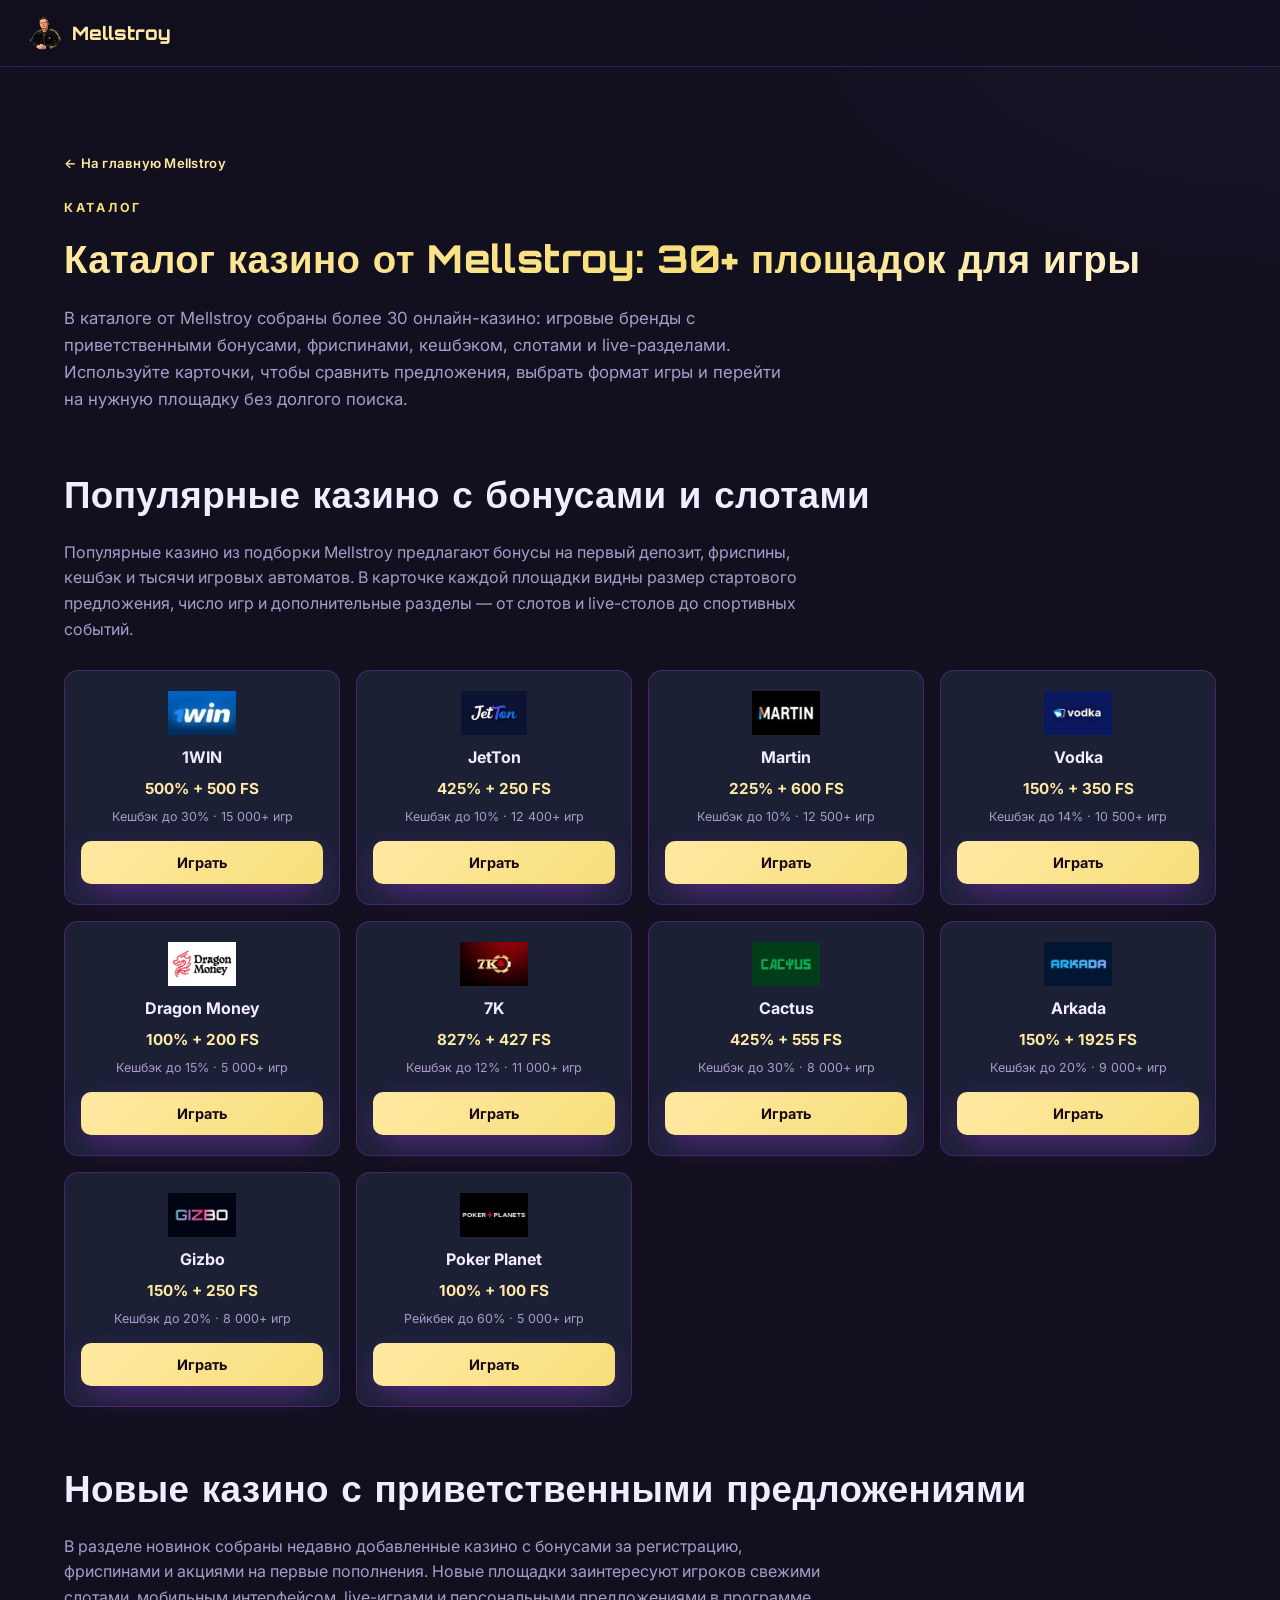
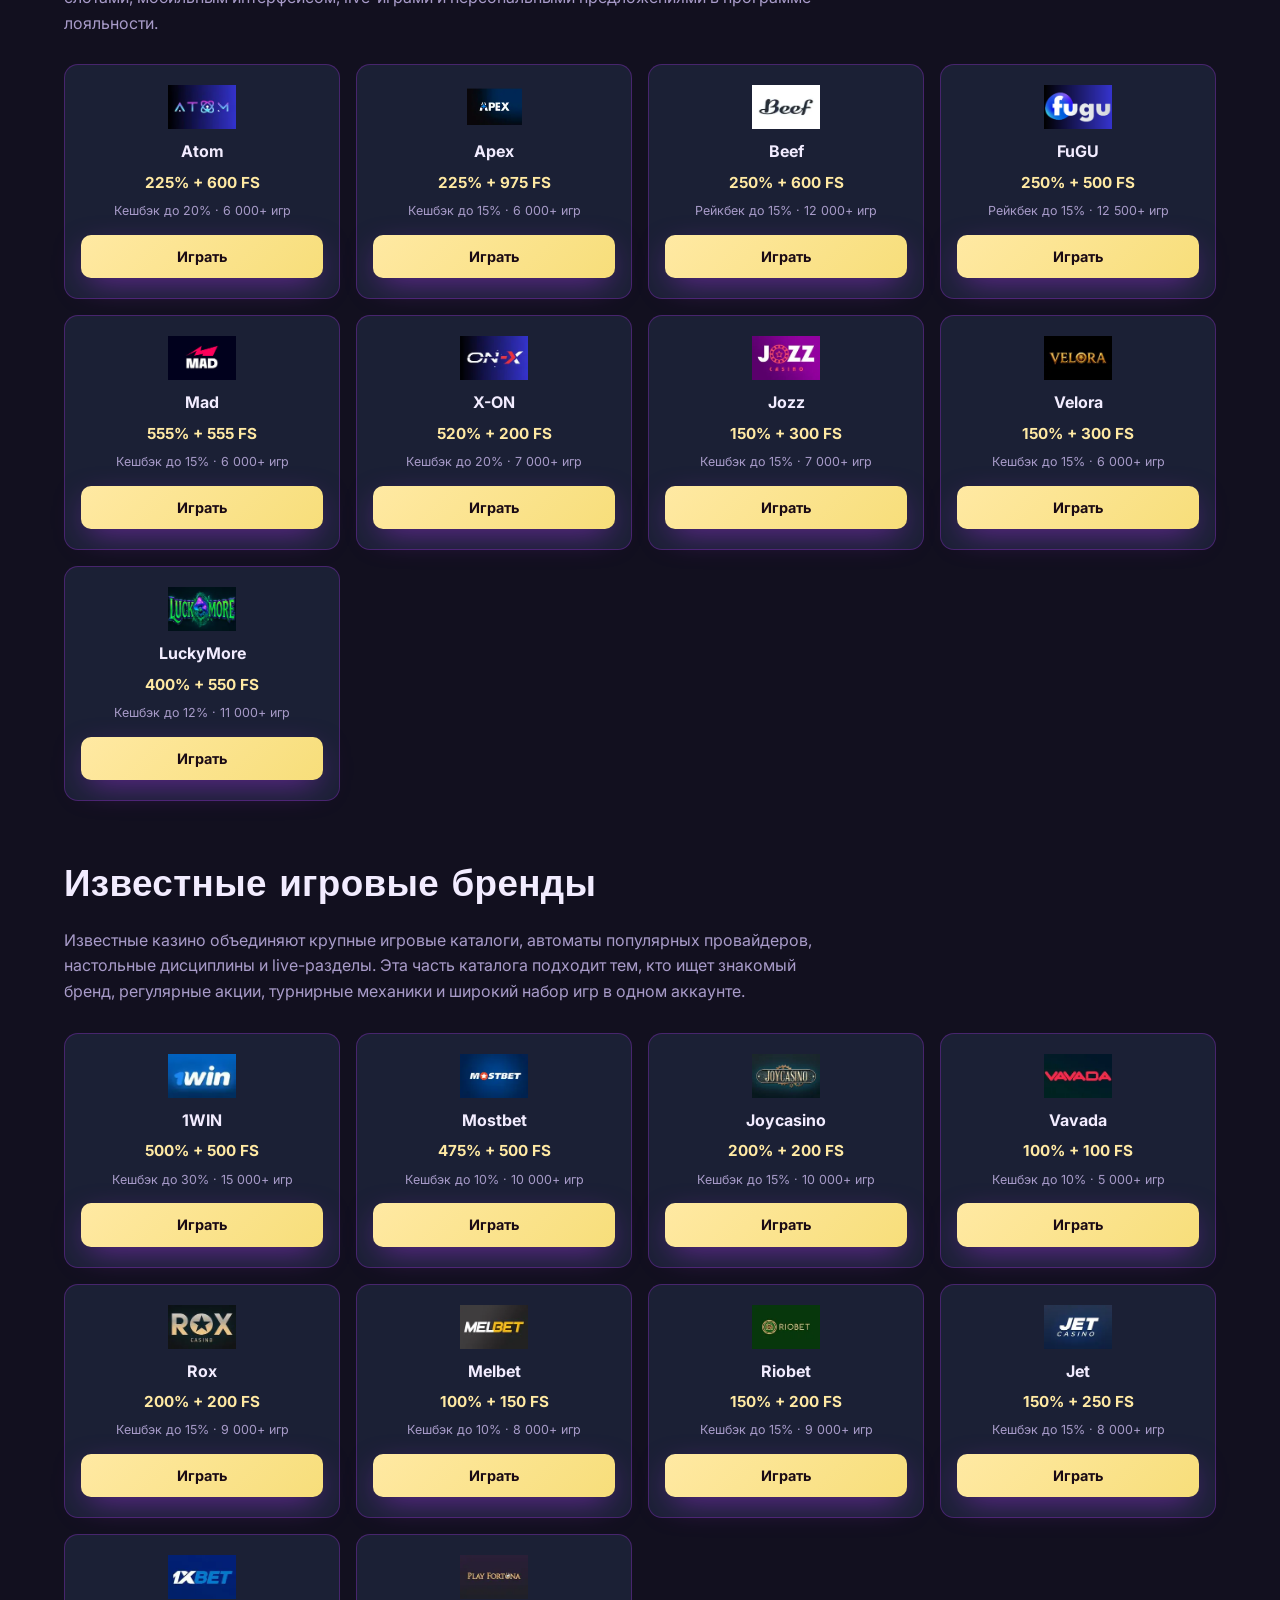
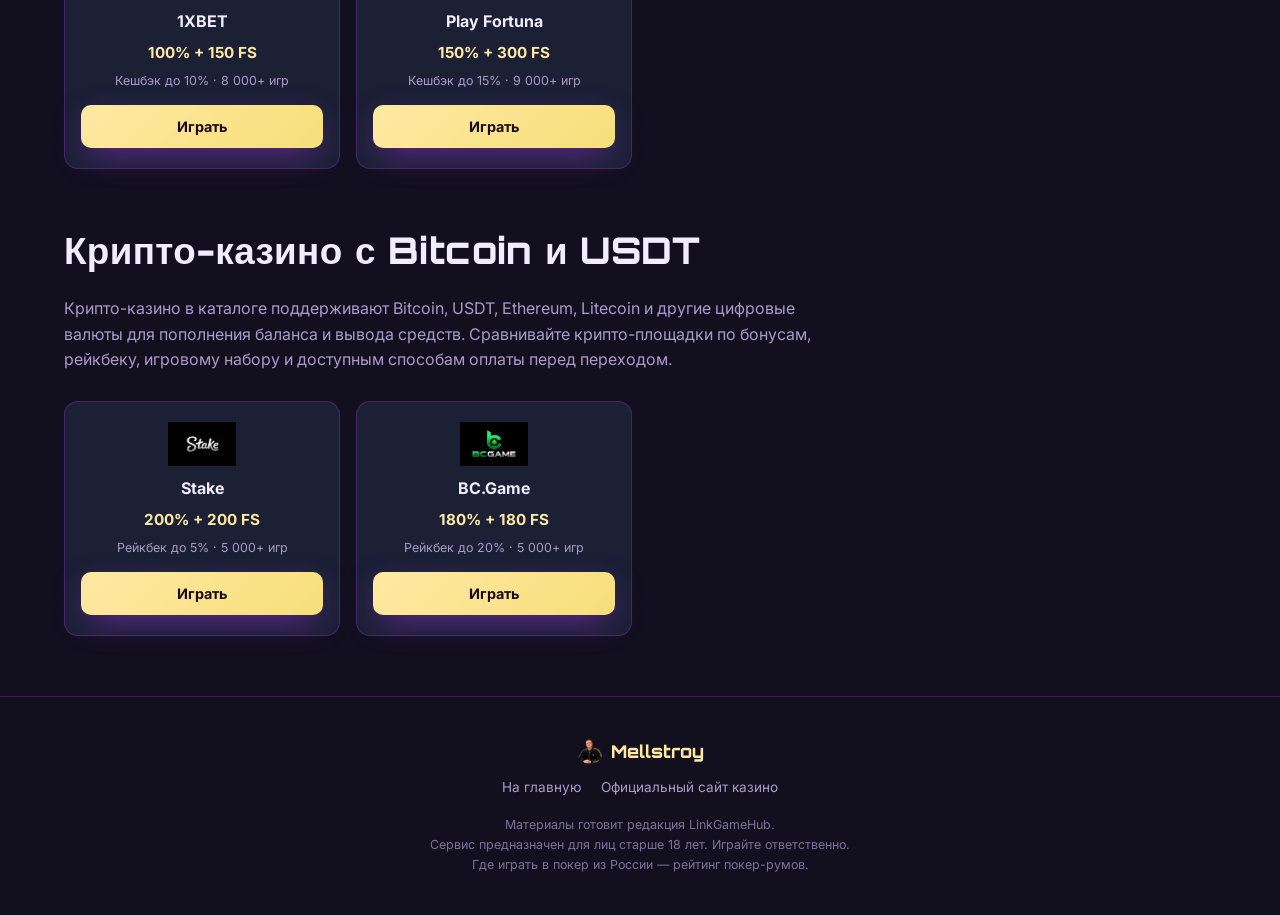
<file: catalog/index.html>
<!DOCTYPE html>
<html lang="ru">
<head>
<meta charset="UTF-8"/>
<meta name="viewport" content="width=device-width, initial-scale=1.0"/>
<meta name="description" content="Каталог казино от Mellstroy: более 30 игровых площадок с бонусами, фриспинами, кешбэком, слотами и крипто-платежами. Сравнивайте условия и выбирайте игру."/>
<meta name="robots" content="index, follow, max-snippet:-1, max-image-preview:large, max-video-preview:-1"/>
<title>Каталог онлайн-казино от Mellstroy — 30+ игровых площадок</title>
<link rel="canonical" href="https://mellstroy-apps.github.io/app/catalog/"/>
<link rel="icon" type="image/x-icon" href="https://mellstroy-apps.github.io/app/favicon.ico"/>
<meta name="theme-color" content="#12101f"/>
<meta property="og:title" content="Каталог казино от Mellstroy — бонусы, слоты и крипто-игры"/>
<meta property="og:description" content="Более 30 игровых площадок: бонусы, фриспины, кешбэк, слоты и крипто-платежи в каталоге от Mellstroy."/>
<meta property="og:type" content="website"/>
<meta property="og:url" content="https://mellstroy-apps.github.io/app/catalog/"/>
<meta property="og:locale" content="ru_RU"/>
<link rel="stylesheet" href="https://mellstroy-apps.github.io/app/style.css"/>
<style>
.play-catalog-grid{display:grid;grid-template-columns:repeat(4,1fr);gap:16px;margin-top:28px}
.play-card{background:var(--surface);border:1px solid var(--edge);border-radius:14px;padding:20px 16px;display:flex;flex-direction:column;align-items:center;gap:6px;text-align:center;transition:border-color .2s, transform .2s}
.play-card:hover{border-color:var(--gold);transform:translateY(-2px)}
.play-card-logo{max-width:100%;height:44px;object-fit:contain;border-radius:8px;margin-bottom:4px}
.play-card-name{font-weight:700;color:var(--ink)}
.play-card-bonus{font-weight:700;color:var(--gold-bright);font-size:.95rem}
.play-card-desc{font-size:.78rem;color:var(--ink-dim);margin-bottom:8px}
.play-card-btn{width:100%;padding:10px;border-radius:10px;font-size:.9rem;text-align:center;text-decoration:none;display:block;margin-top:auto}
.catalog-section{margin-top:52px}
.catalog-section:first-of-type{margin-top:36px}
.catalog-section h2{margin-bottom:8px}
.catalog-section .snippet{color:var(--ink-dim);max-width:760px;line-height:1.6}
.legal-page .container{max-width:1200px}
@media (max-width:900px){.play-catalog-grid{grid-template-columns:repeat(3,1fr)}}
@media (max-width:640px){.play-catalog-grid{grid-template-columns:repeat(2,1fr)}}
</style>
</head>
<body>

<nav>
  <a href="https://mellstroy-apps.github.io/app/" class="logo"><img src="https://mellstroy-apps.github.io/app/img/logo.webp" alt="Mellstroy" class="logo-icon" width="512" height="512">Mellstroy</a>
</nav>

<section class="legal-page">
  <div class="container">
    <a class="back-link" href="https://mellstroy-apps.github.io/app/">← На главную Mellstroy</a>
    <div class="section-label">Каталог</div>
    <h1 class="page-title">Каталог казино от Mellstroy: 30+ площадок для игры</h1>
    <p class="lede">В каталоге от Mellstroy собраны более 30 онлайн-казино: игровые бренды с приветственными бонусами, фриспинами, кешбэком, слотами и live-разделами. Используйте карточки, чтобы сравнить предложения, выбрать формат игры и перейти на нужную площадку без долгого поиска.</p>

    <div class="catalog-section">
      <h2>Популярные казино с бонусами и слотами</h2>
      <p class="snippet">Популярные казино из подборки Mellstroy предлагают бонусы на первый депозит, фриспины, кешбэк и тысячи игровых автоматов. В карточке каждой площадки видны размер стартового предложения, число игр и дополнительные разделы — от слотов и live-столов до спортивных событий.</p>
      <div class="play-catalog-grid">
      <div class="play-card">
        <img src="../img/logos/logo_1win.png" alt="1WIN" class="play-card-logo" loading="lazy" width="160" height="105" loading="lazy">
        <div class="play-card-name">1WIN</div>
        <div class="play-card-bonus">500% + 500 FS</div>
        <div class="play-card-desc">Кешбэк до 30% · 15 000+ игр</div>
        <a class="btn-primary play-card-btn" href="https://lkcq.cc/7e5a91" target="_blank" rel="nofollow sponsored noopener">Играть</a>
      </div>
      <div class="play-card">
        <img src="../img/logos/logo_jetton.png" alt="JetTon" class="play-card-logo" loading="lazy" width="350" height="230" loading="lazy">
        <div class="play-card-name">JetTon</div>
        <div class="play-card-bonus">425% + 250 FS</div>
        <div class="play-card-desc">Кешбэк до 10% · 12 400+ игр</div>
        <a class="btn-primary play-card-btn" href="https://jetkqsdbxprr.com/chDl06JGBfo?click_id={click_id}" target="_blank" rel="nofollow sponsored noopener">Играть</a>
      </div>
      <div class="play-card">
        <img src="../img/logos/logo_martin.png" alt="Martin" class="play-card-logo" loading="lazy" width="160" height="105" loading="lazy">
        <div class="play-card-name">Martin</div>
        <div class="play-card-bonus">225% + 600 FS</div>
        <div class="play-card-desc">Кешбэк до 10% · 12 500+ игр</div>
        <a class="btn-primary play-card-btn" href="https://martinway610.com/ca64e680c" target="_blank" rel="nofollow sponsored noopener">Играть</a>
      </div>
      <div class="play-card">
        <img src="../img/logos/logo_vodka.png" alt="Vodka" class="play-card-logo" loading="lazy" width="160" height="105" loading="lazy">
        <div class="play-card-name">Vodka</div>
        <div class="play-card-bonus">150% + 350 FS</div>
        <div class="play-card-desc">Кешбэк до 14% · 10 500+ игр</div>
        <a class="btn-primary play-card-btn" href="https://go297532.com?id=16579&modal=reg" target="_blank" rel="nofollow sponsored noopener">Играть</a>
      </div>
      <div class="play-card">
        <img src="../img/logos/logo_dragonmoney.webp" alt="Dragon Money" class="play-card-logo" loading="lazy" width="160" height="105" loading="lazy">
        <div class="play-card-name">Dragon Money</div>
        <div class="play-card-bonus">100% + 200 FS</div>
        <div class="play-card-desc">Кешбэк до 15% · 5 000+ игр</div>
        <a class="btn-primary play-card-btn" href="https://d2m.to/fw5rpjeo3" target="_blank" rel="nofollow sponsored noopener">Играть</a>
      </div>
      <div class="play-card">
        <img src="../img/logos/logo_7k.png" alt="7K" class="play-card-logo" loading="lazy" width="160" height="105" loading="lazy">
        <div class="play-card-name">7K</div>
        <div class="play-card-bonus">827% + 427 FS</div>
        <div class="play-card-desc">Кешбэк до 12% · 11 000+ игр</div>
        <a class="btn-primary play-card-btn" href="https://king-route-use.com/l/68828f52f1a158f076002cda" target="_blank" rel="nofollow sponsored noopener">Играть</a>
      </div>
      <div class="play-card">
        <img src="../img/logos/logo_cactus.png" alt="Cactus" class="play-card-logo" loading="lazy" width="160" height="105" loading="lazy">
        <div class="play-card-name">Cactus</div>
        <div class="play-card-bonus">425% + 555 FS</div>
        <div class="play-card-desc">Кешбэк до 30% · 8 000+ игр</div>
        <a class="btn-primary play-card-btn" href="https://laconcienciaaureliano.xyz/affiliate/c_fi7yl1hs" target="_blank" rel="nofollow sponsored noopener">Играть</a>
      </div>
      <div class="play-card">
        <img src="../img/logos/logo_arkada.png" alt="Arkada" class="play-card-logo" loading="lazy" width="160" height="105" loading="lazy">
        <div class="play-card-name">Arkada</div>
        <div class="play-card-bonus">150% + 1925 FS</div>
        <div class="play-card-desc">Кешбэк до 20% · 9 000+ игр</div>
        <a class="btn-primary play-card-btn" href="https://lustrous-way.com/sefef8bc5" target="_blank" rel="nofollow sponsored noopener">Играть</a>
      </div>
      <div class="play-card">
        <img src="../img/logos/logo_gizbo.png" alt="Gizbo" class="play-card-logo" loading="lazy" width="160" height="105" loading="lazy">
        <div class="play-card-name">Gizbo</div>
        <div class="play-card-bonus">150% + 250 FS</div>
        <div class="play-card-desc">Кешбэк до 20% · 8 000+ игр</div>
        <a class="btn-primary play-card-btn" href="https://gizboway65.com/c7b58fbeb" target="_blank" rel="nofollow sponsored noopener">Играть</a>
      </div>
      <div class="play-card">
        <img src="../img/logos/logo_pokerplanets.png" alt="Poker Planet" class="play-card-logo" loading="lazy" width="160" height="105" loading="lazy">
        <div class="play-card-name">Poker Planet</div>
        <div class="play-card-bonus">100% + 100 FS</div>
        <div class="play-card-desc">Рейкбек до 60% · 5 000+ игр</div>
        <a class="btn-primary play-card-btn" href="https://trkpp.xyz/click?o=1&a=114&c=15&link_id=10&sub_id1=2" target="_blank" rel="nofollow sponsored noopener">Играть</a>
      </div>
      </div>
    </div>

    <div class="catalog-section">
      <h2>Новые казино с приветственными предложениями</h2>
      <p class="snippet">В разделе новинок собраны недавно добавленные казино с бонусами за регистрацию, фриспинами и акциями на первые пополнения. Новые площадки заинтересуют игроков свежими слотами, мобильным интерфейсом, live-играми и персональными предложениями в программе лояльности.</p>
      <div class="play-catalog-grid">
      <div class="play-card">
        <img src="../img/logos/logo_atom.png" alt="Atom" class="play-card-logo" loading="lazy" width="160" height="105" loading="lazy">
        <div class="play-card-name">Atom</div>
        <div class="play-card-bonus">225% + 600 FS</div>
        <div class="play-card-desc">Кешбэк до 20% · 6 000+ игр</div>
        <a class="btn-primary play-card-btn" href="https://stellar-sprint.com/so8f1awcp" target="_blank" rel="nofollow sponsored noopener">Играть</a>
      </div>
      <div class="play-card">
        <img src="../img/logos/logo_apex.png" alt="Apex" class="play-card-logo" loading="lazy" width="200" height="160" loading="lazy">
        <div class="play-card-name">Apex</div>
        <div class="play-card-bonus">225% + 975 FS</div>
        <div class="play-card-desc">Кешбэк до 15% · 6 000+ игр</div>
        <a class="btn-primary play-card-btn" href="https://stakr-apx.com/adhizibbd1" target="_blank" rel="nofollow sponsored noopener">Играть</a>
      </div>
      <div class="play-card">
        <img src="../img/logos/logo_beef.png" alt="Beef" class="play-card-logo" loading="lazy" width="160" height="105" loading="lazy">
        <div class="play-card-name">Beef</div>
        <div class="play-card-bonus">250% + 600 FS</div>
        <div class="play-card-desc">Рейкбек до 15% · 12 000+ игр</div>
        <a class="btn-primary play-card-btn" href="https://beefway6tower.com/c365fd5bb" target="_blank" rel="nofollow sponsored noopener">Играть</a>
      </div>
      <div class="play-card">
        <img src="../img/logos/logo_fugu.png" alt="FuGU" class="play-card-logo" loading="lazy" width="160" height="105" loading="lazy">
        <div class="play-card-name">FuGU</div>
        <div class="play-card-bonus">250% + 500 FS</div>
        <div class="play-card-desc">Рейкбек до 15% · 12 500+ игр</div>
        <a class="btn-primary play-card-btn" href="https://fuguway611.com/cf0c602f9" target="_blank" rel="nofollow sponsored noopener">Играть</a>
      </div>
      <div class="play-card">
        <img src="../img/logos/mad.png" alt="Mad" class="play-card-logo" loading="lazy" width="160" height="105" loading="lazy">
        <div class="play-card-name">Mad</div>
        <div class="play-card-bonus">555% + 555 FS</div>
        <div class="play-card-desc">Кешбэк до 15% · 6 000+ игр</div>
        <a class="btn-primary play-card-btn" href="https://nexovance.co/affiliate/m_cash8z7t?path=%2Fregistration" target="_blank" rel="nofollow sponsored noopener">Играть</a>
      </div>
      <div class="play-card">
        <img src="../img/logos/logo_xon.png" alt="X-ON" class="play-card-logo" loading="lazy" width="160" height="105" loading="lazy">
        <div class="play-card-name">X-ON</div>
        <div class="play-card-bonus">520% + 200 FS</div>
        <div class="play-card-desc">Кешбэк до 20% · 7 000+ игр</div>
        <a class="btn-primary play-card-btn" href="https://onxpromome-edge.com/l/6998e59354b03083c60a1be2" target="_blank" rel="nofollow sponsored noopener">Играть</a>
      </div>
      <div class="play-card">
        <img src="../img/logos/logo_jozz.png" alt="Jozz" class="play-card-logo" loading="lazy" width="160" height="105" loading="lazy">
        <div class="play-card-name">Jozz</div>
        <div class="play-card-bonus">150% + 300 FS</div>
        <div class="play-card-desc">Кешбэк до 15% · 7 000+ игр</div>
        <a class="btn-primary play-card-btn" href="https://jozz-promo1.com/alt/jozz7/?4815858f8da6da2210bb217992b2290665" target="_blank" rel="nofollow sponsored noopener">Играть</a>
      </div>
      <div class="play-card">
        <img src="../img/logos/logo_verona.webp" alt="Velora" class="play-card-logo" loading="lazy" width="160" height="105" loading="lazy">
        <div class="play-card-name">Velora</div>
        <div class="play-card-bonus">150% + 300 FS</div>
        <div class="play-card-desc">Кешбэк до 15% · 6 000+ игр</div>
        <a class="btn-primary play-card-btn" href="https://eternal-ascend.com/sptfpqqil" target="_blank" rel="nofollow sponsored noopener">Играть</a>
      </div>
      <div class="play-card">
        <img src="../img/logos/logo_luckymore.webp" alt="LuckyMore" class="play-card-logo" loading="lazy" width="160" height="105" loading="lazy">
        <div class="play-card-name">LuckyMore</div>
        <div class="play-card-bonus">400% + 550 FS</div>
        <div class="play-card-desc">Кешбэк до 12% · 11 000+ игр</div>
        <a class="btn-primary play-card-btn" href="https://luckmore2.xyz/affiliate/l_six1h4vj?path=%2Fregistration" target="_blank" rel="nofollow sponsored noopener">Играть</a>
      </div>
      </div>
    </div>

    <div class="catalog-section">
      <h2>Известные игровые бренды</h2>
      <p class="snippet">Известные казино объединяют крупные игровые каталоги, автоматы популярных провайдеров, настольные дисциплины и live-разделы. Эта часть каталога подходит тем, кто ищет знакомый бренд, регулярные акции, турнирные механики и широкий набор игр в одном аккаунте.</p>
      <div class="play-catalog-grid">
      <div class="play-card">
        <img src="../img/logos/logo_1win.png" alt="1WIN" class="play-card-logo" loading="lazy" width="160" height="105" loading="lazy">
        <div class="play-card-name">1WIN</div>
        <div class="play-card-bonus">500% + 500 FS</div>
        <div class="play-card-desc">Кешбэк до 30% · 15 000+ игр</div>
        <a class="btn-primary play-card-btn" href="https://lkcq.cc/7e5a91" target="_blank" rel="nofollow sponsored noopener">Играть</a>
      </div>
      <div class="play-card">
        <img src="../img/logos/logo_mostbet.png" alt="Mostbet" class="play-card-logo" loading="lazy" width="160" height="105" loading="lazy">
        <div class="play-card-name">Mostbet</div>
        <div class="play-card-bonus">475% + 500 FS</div>
        <div class="play-card-desc">Кешбэк до 10% · 10 000+ игр</div>
        <a class="btn-primary play-card-btn" href="https://mdwbfe.com/FDVF" target="_blank" rel="nofollow sponsored noopener">Играть</a>
      </div>
      <div class="play-card">
        <img src="../img/logos/logo_joycasino.png" alt="Joycasino" class="play-card-logo" loading="lazy" width="160" height="105" loading="lazy">
        <div class="play-card-name">Joycasino</div>
        <div class="play-card-bonus">200% + 200 FS</div>
        <div class="play-card-desc">Кешбэк до 15% · 10 000+ игр</div>
        <a class="btn-primary play-card-btn" href="https://1661.drogmem.com/ru/registration?partner=p47412p3326291p61e2" target="_blank" rel="nofollow sponsored noopener">Играть</a>
      </div>
      <div class="play-card">
        <img src="../img/logos/logo_vavada.png" alt="Vavada" class="play-card-logo" loading="lazy" width="160" height="105" loading="lazy">
        <div class="play-card-name">Vavada</div>
        <div class="play-card-bonus">100% + 100 FS</div>
        <div class="play-card-desc">Кешбэк до 10% · 5 000+ игр</div>
        <a class="btn-primary play-card-btn" href="https://getruvada.com/?promo=f817e4de-e818-443d-9e36-d2ecfb950820&target=register" target="_blank" rel="nofollow sponsored noopener">Играть</a>
      </div>
      <div class="play-card">
        <img src="../img/logos/logo_rox.png" alt="Rox" class="play-card-logo" loading="lazy" width="160" height="105" loading="lazy">
        <div class="play-card-name">Rox</div>
        <div class="play-card-bonus">200% + 200 FS</div>
        <div class="play-card-desc">Кешбэк до 15% · 9 000+ игр</div>
        <a class="btn-primary play-card-btn" href="https://roxway68.com/c96bec188" target="_blank" rel="nofollow sponsored noopener">Играть</a>
      </div>
      <div class="play-card">
        <img src="../img/logos/logo_melbet.png" alt="Melbet" class="play-card-logo" loading="lazy" width="160" height="105" loading="lazy">
        <div class="play-card-name">Melbet</div>
        <div class="play-card-bonus">100% + 150 FS</div>
        <div class="play-card-desc">Кешбэк до 10% · 8 000+ игр</div>
        <a class="btn-primary play-card-btn" href="https://refpa-06992.com/L?tag=s_5018847m_1107c_&site=5018847&ad=1107" target="_blank" rel="nofollow sponsored noopener">Играть</a>
      </div>
      <div class="play-card">
        <img src="../img/logos/logo_riobet.png" alt="Riobet" class="play-card-logo" loading="lazy" width="160" height="105" loading="lazy">
        <div class="play-card-name">Riobet</div>
        <div class="play-card-bonus">150% + 200 FS</div>
        <div class="play-card-desc">Кешбэк до 15% · 9 000+ игр</div>
        <a class="btn-primary play-card-btn" href="https://tracker.referevlinks.com/link?btag=102322035_474415" target="_blank" rel="nofollow sponsored noopener">Играть</a>
      </div>
      <div class="play-card">
        <img src="../img/logos/logo_jet.png" alt="Jet" class="play-card-logo" loading="lazy" width="160" height="105" loading="lazy">
        <div class="play-card-name">Jet</div>
        <div class="play-card-bonus">150% + 250 FS</div>
        <div class="play-card-desc">Кешбэк до 15% · 8 000+ игр</div>
        <a class="btn-primary play-card-btn" href="https://jetway625.com/c58a8f7d1" target="_blank" rel="nofollow sponsored noopener">Играть</a>
      </div>
      <div class="play-card">
        <img src="../img/logos/logo_1xbet.png" alt="1XBET" class="play-card-logo" loading="lazy" width="160" height="105" loading="lazy">
        <div class="play-card-name">1XBET</div>
        <div class="play-card-bonus">100% + 150 FS</div>
        <div class="play-card-desc">Кешбэк до 10% · 8 000+ игр</div>
        <a class="btn-primary play-card-btn" href="https://refpa-78460.com/L?tag=s_4843770m_1234c_&site=4843770&ad=1234" target="_blank" rel="nofollow sponsored noopener">Играть</a>
      </div>
      <div class="play-card">
        <img src="../img/logos/logo_playfortuna.png" alt="Play Fortuna" class="play-card-logo" loading="lazy" width="160" height="105" loading="lazy">
        <div class="play-card-name">Play Fortuna</div>
        <div class="play-card-bonus">150% + 300 FS</div>
        <div class="play-card-desc">Кешбэк до 15% · 9 000+ игр</div>
        <a class="btn-primary play-card-btn" href="https://fortuna-promo1.com/alt/pf_big_bonanza_ru/?4e8e6c1f20cbd6353ed1f3707a4dcac8" target="_blank" rel="nofollow sponsored noopener">Играть</a>
      </div>
      </div>
    </div>

    <div class="catalog-section">
      <h2>Крипто-казино с Bitcoin и USDT</h2>
      <p class="snippet">Крипто-казино в каталоге поддерживают Bitcoin, USDT, Ethereum, Litecoin и другие цифровые валюты для пополнения баланса и вывода средств. Сравнивайте крипто-площадки по бонусам, рейкбеку, игровому набору и доступным способам оплаты перед переходом.</p>
      <div class="play-catalog-grid">
      <div class="play-card">
        <img src="../img/logos/logo_stake.webp" alt="Stake" class="play-card-logo" loading="lazy" width="160" height="105" loading="lazy">
        <div class="play-card-name">Stake</div>
        <div class="play-card-bonus">200% + 200 FS</div>
        <div class="play-card-desc">Рейкбек до 5% · 5 000+ игр</div>
        <a class="btn-primary play-card-btn" href="https://stake.com/?c=79df1c628a" target="_blank" rel="nofollow sponsored noopener">Играть</a>
      </div>
      <div class="play-card">
        <img src="../img/logos/logo_bcgame.webp" alt="BC.Game" class="play-card-logo" loading="lazy" width="160" height="105" loading="lazy">
        <div class="play-card-name">BC.Game</div>
        <div class="play-card-bonus">180% + 180 FS</div>
        <div class="play-card-desc">Рейкбек до 20% · 5 000+ игр</div>
        <a class="btn-primary play-card-btn" href="https://bc.game/i-z3j876jt-n/" target="_blank" rel="nofollow sponsored noopener">Играть</a>
      </div>
      </div>
    </div>

  </div>
</section>

<footer>
  <div class="container">
    <div class="footer-logo"><img src="https://mellstroy-apps.github.io/app/img/logo.webp" alt="Mellstroy" class="logo-icon" width="512" height="512">Mellstroy</div>
    <div class="footer-links">
      <a href="https://mellstroy-apps.github.io/app/">На главную</a>
      <a href="https://mellstroy-apps.github.io/">Официальный сайт казино</a>
    </div>
    <p class="footer-note">Материалы готовит редакция <a href="https://linkgamehub.xyz/redakciya/">LinkGameHub</a>.</p>
    <p class="footer-note">Сервис предназначен для лиц старше 18 лет. Играйте ответственно.</p>
    <p class="footer-note">Где играть в покер из России — <a href="https://poker-rooms.top/">рейтинг покер-румов</a>.</p>
  </div>
</footer>

</body>
</html>
</file>
